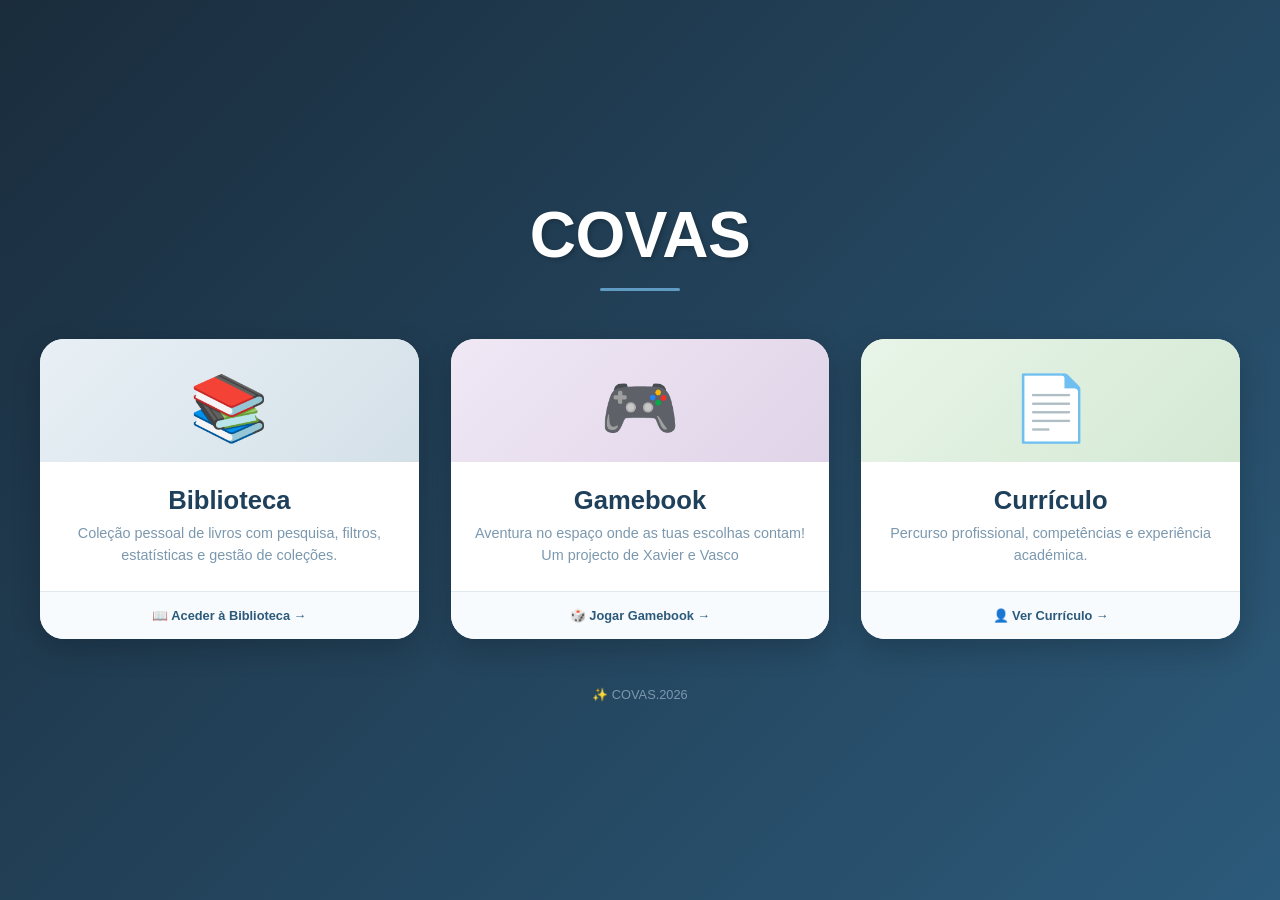
<file: index.html>
<!DOCTYPE html>
<html lang="pt">
<head>
    <meta charset="UTF-8">
    <meta name="viewport" content="width=device-width, initial-scale=1.0, viewport-fit=cover">
    <title>Antioch · Hub Pessoal</title>
    <style>
        * {
            margin: 0;
            padding: 0;
            box-sizing: border-box;
        }

        body {
            background: linear-gradient(135deg, #1a2c3c 0%, #2c5a7a 100%);
            font-family: 'Segoe UI', 'Roboto', 'Helvetica Neue', sans-serif;
            min-height: 100vh;
            display: flex;
            align-items: center;
            justify-content: center;
            padding: 2rem;
        }

        .container {
            max-width: 1200px;
            width: 100%;
        }

        /* Header */
        .header {
            text-align: center;
            margin-bottom: 3rem;
        }

        .header h1 {
            font-size: 4rem;
            font-weight: 800;
            color: #ffffff;
            text-shadow: 2px 2px 4px rgba(0,0,0,0.2);
            letter-spacing: -0.5px;
        }

        .header .subtitle {
            font-size: 1.2rem;
            color: #cbdde9;
            margin-top: 0.5rem;
        }

        .divider {
            width: 80px;
            height: 3px;
            background: #5f9bc2;
            margin: 1rem auto 0;
            border-radius: 3px;
        }

        /* Grid de cards */
        .cards-grid {
            display: grid;
            grid-template-columns: repeat(auto-fit, minmax(300px, 1fr));
            gap: 2rem;
            margin-top: 2rem;
        }

        .card {
            background: #ffffff;
            border-radius: 1.5rem;
            overflow: hidden;
            transition: transform 0.3s ease, box-shadow 0.3s ease;
            cursor: pointer;
            text-decoration: none;
            color: inherit;
            display: block;
            box-shadow: 0 10px 30px rgba(0,0,0,0.2);
        }

        .card:hover {
            transform: translateY(-8px);
            box-shadow: 0 20px 40px rgba(0,0,0,0.3);
        }

        .card-icon {
            font-size: 4rem;
            text-align: center;
            padding: 2rem 1rem 1rem;
            background: linear-gradient(135deg, #eef2f7, #e0e8f0);
        }

        .card-content {
            padding: 1.5rem;
            text-align: center;
        }

        .card-title {
            font-size: 1.6rem;
            font-weight: 700;
            color: #1f405b;
            margin-bottom: 0.5rem;
        }

        .card-description {
            font-size: 0.9rem;
            color: #7b98ae;
            line-height: 1.5;
        }

        .card-footer {
            padding: 1rem 1.5rem;
            background: #f8fbfe;
            border-top: 1px solid #e0e8f0;
            text-align: center;
            font-size: 0.8rem;
            color: #2c5a7a;
            font-weight: 600;
        }

        /* Cores específicas para cada card */
        .card:nth-child(1) .card-icon {
            background: linear-gradient(135deg, #e8f0f5, #d4e0e8);
        }
        .card:nth-child(2) .card-icon {
            background: linear-gradient(135deg, #f0e8f5, #e0d4e8);
        }
        .card:nth-child(3) .card-icon {
            background: linear-gradient(135deg, #e8f5e8, #d4e8d4);
        }

        /* Footer */
        footer {
            text-align: center;
            margin-top: 3rem;
            color: #7b98ae;
            font-size: 0.8rem;
        }

        /* Responsivo */
        @media (max-width: 768px) {
            body {
                padding: 1rem;
            }
            .header h1 {
                font-size: 2.5rem;
            }
            .cards-grid {
                gap: 1rem;
            }
            .card-title {
                font-size: 1.3rem;
            }
        }
    </style>
</head>
<body>
    <div class="container">
        <div class="header">
            <h1>COVAS</h1>
            <div class="divider"></div>
        </div>

        <div class="cards-grid">
            <!-- Card 1: Biblioteca -->
            <a href="biblioteca.html" class="card">
                <div class="card-icon">
                    📚
                </div>
                <div class="card-content">
                    <h2 class="card-title">Biblioteca</h2>
                    <p class="card-description">
                        Coleção pessoal de livros com pesquisa, filtros, estatísticas e gestão de coleções.
                    </p>
                </div>
                <div class="card-footer">
                    📖 Aceder à Biblioteca →
                </div>
            </a>

            <!-- Card 2: Gamebook -->
            <a href="gamebook.html" class="card">
                <div class="card-icon">
                    🎮
                </div>
                <div class="card-content">
                    <h2 class="card-title">Gamebook</h2>
                    <p class="card-description">
                        Aventura no espaço onde as tuas escolhas contam! Um projecto de Xavier e Vasco
                    </p>
                </div>
                <div class="card-footer">
                    🎲 Jogar Gamebook →
                </div>
            </a>

            <!-- Card 3: CV / Currículo -->
            <a href="cv.html" class="card">
                <div class="card-icon">
                    📄
                </div>
                <div class="card-content">
                    <h2 class="card-title">Currículo</h2>
                    <p class="card-description">
                        Percurso profissional, competências e experiência académica.
                    </p>
                </div>
                <div class="card-footer">
                    👤 Ver Currículo →
                </div>
            </a>
        </div>

        <footer>
            ✨ COVAS.2026
        </footer>
    </div>
</body>
</html>
</file>
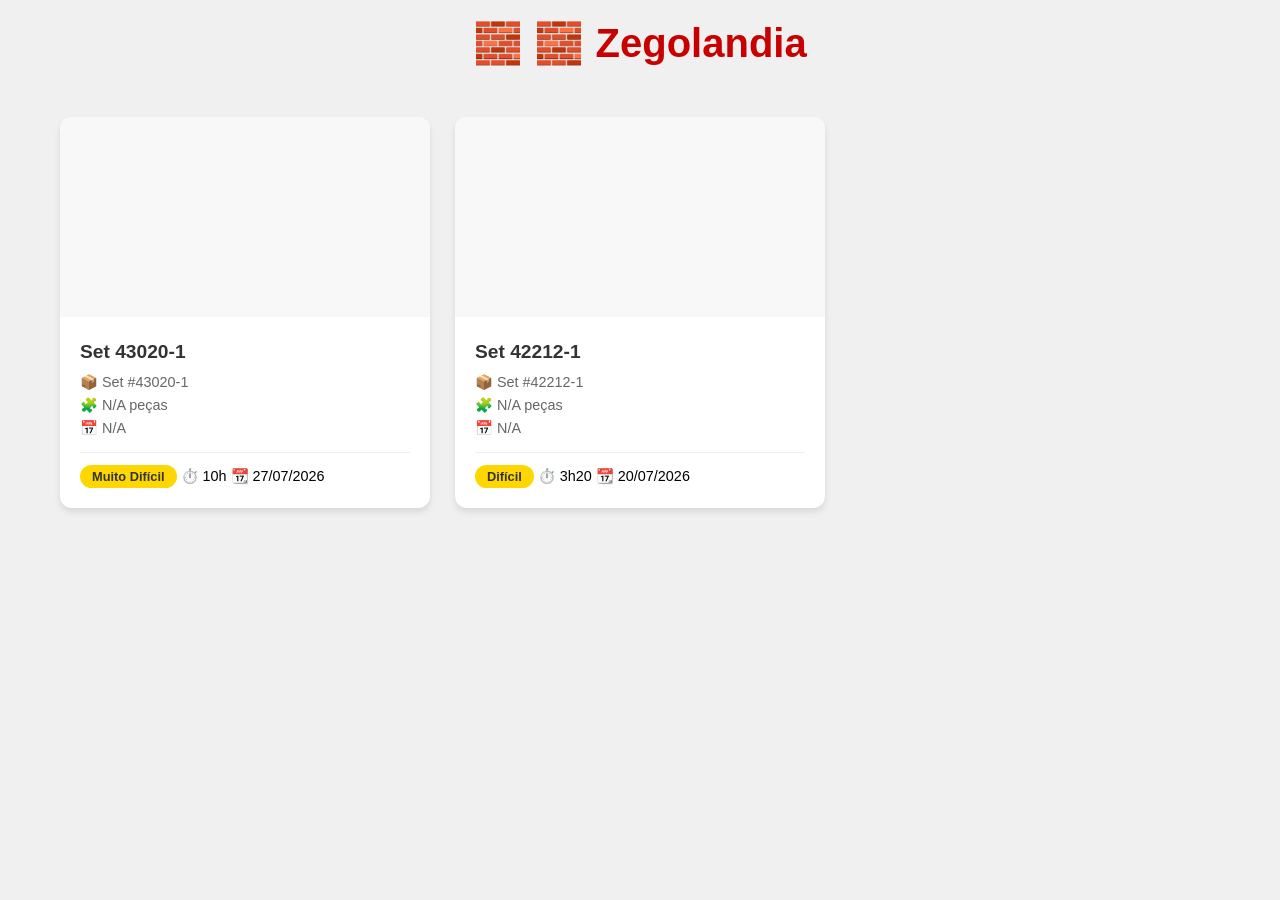
<file: zegolandia/zegolandia.html>
<!DOCTYPE html>
<html lang="pt">
<head>
    <meta charset="UTF-8">
    <meta name="viewport" content="width=device-width, initial-scale=1.0">
    <title>Zegolandia</title>
    <link rel="stylesheet" href="style.css">
</head>
<body>
    <div class="container">
        <h1>🧱 Zegolandia</h1>
        
        <!-- Botão de debug - escondido mas acessível -->
        <button id="debug-toggle" style="display: none; padding: 10px 20px; background: #333; color: white; border: none; border-radius: 5px; cursor: pointer; position: fixed; bottom: 20px; right: 20px; z-index: 1000;" onclick="toggleDebug()">
            🔍 Debug
        </button>
        
        <!-- Área de debug -->
        <div id="debug-area" style="display: none; background: #1e1e1e; color: #00ff00; padding: 15px; border-radius: 8px; margin-bottom: 20px; max-height: 400px; overflow: auto; font-family: 'Courier New', monospace; font-size: 12px;">
            <div id="debug-content">🔧 A aguardar ações...</div>
        </div>
        
        <div id="cards-container" class="cards-grid">
            <!-- Os cards serão gerados aqui pelo JavaScript -->
        </div>
    </div>
    
    <script src="script.js"></script>
</body>
</html>
</file>
<file: zegolandia/style.css>
* {
    margin: 0;
    padding: 0;
    box-sizing: border-box;
}

body {
    font-family: 'Segoe UI', Tahoma, Geneva, Verdana, sans-serif;
    background: #f0f0f0;
    padding: 20px;
}

.container {
    max-width: 1200px;
    margin: 0 auto;
}

h1 {
    text-align: center;
    color: #c80000;
    margin-bottom: 30px;
    font-size: 2.5rem;
}

h1::before {
    content: "🧱 ";
}

.cards-grid {
    display: grid;
    grid-template-columns: repeat(auto-fill, minmax(300px, 1fr));
    gap: 25px;
    padding: 20px;
}

.card {
    background: white;
    border-radius: 12px;
    overflow: hidden;
    box-shadow: 0 4px 6px rgba(0,0,0,0.1);
    transition: transform 0.3s ease;
}

.card:hover {
    transform: translateY(-5px);
    box-shadow: 0 6px 12px rgba(0,0,0,0.15);
}

.card-image {
    width: 100%;
    height: 200px;
    object-fit: contain;
    background: #f8f8f8;
    padding: 10px;
}

.card-content {
    padding: 20px;
}

.card-title {
    font-size: 1.2rem;
    font-weight: bold;
    margin-bottom: 8px;
    color: #333;
}

.card-details {
    color: #666;
    font-size: 0.9rem;
    line-height: 1.6;
}

.card-details span {
    display: block;
}

.card-personal {
    margin-top: 12px;
    padding-top: 12px;
    border-top: 1px solid #eee;
    font-size: 0.9rem;
}

.difficulty-badge {
    display: inline-block;
    padding: 4px 12px;
    border-radius: 20px;
    background: #ffd700;
    color: #333;
    font-weight: bold;
    font-size: 0.8rem;
}

.loading {
    text-align: center;
    padding: 40px;
    font-size: 1.2rem;
    color: #666;
}

.error {
    text-align: center;
    padding: 40px;
    color: #c80000;
    font-weight: bold;
}

/* Estilo para a área de debug */
#debug-area {
    white-space: pre-wrap;
    word-wrap: break-word;
}

#debug-content {
    white-space: pre-wrap;
    word-wrap: break-word;
}
</file>
